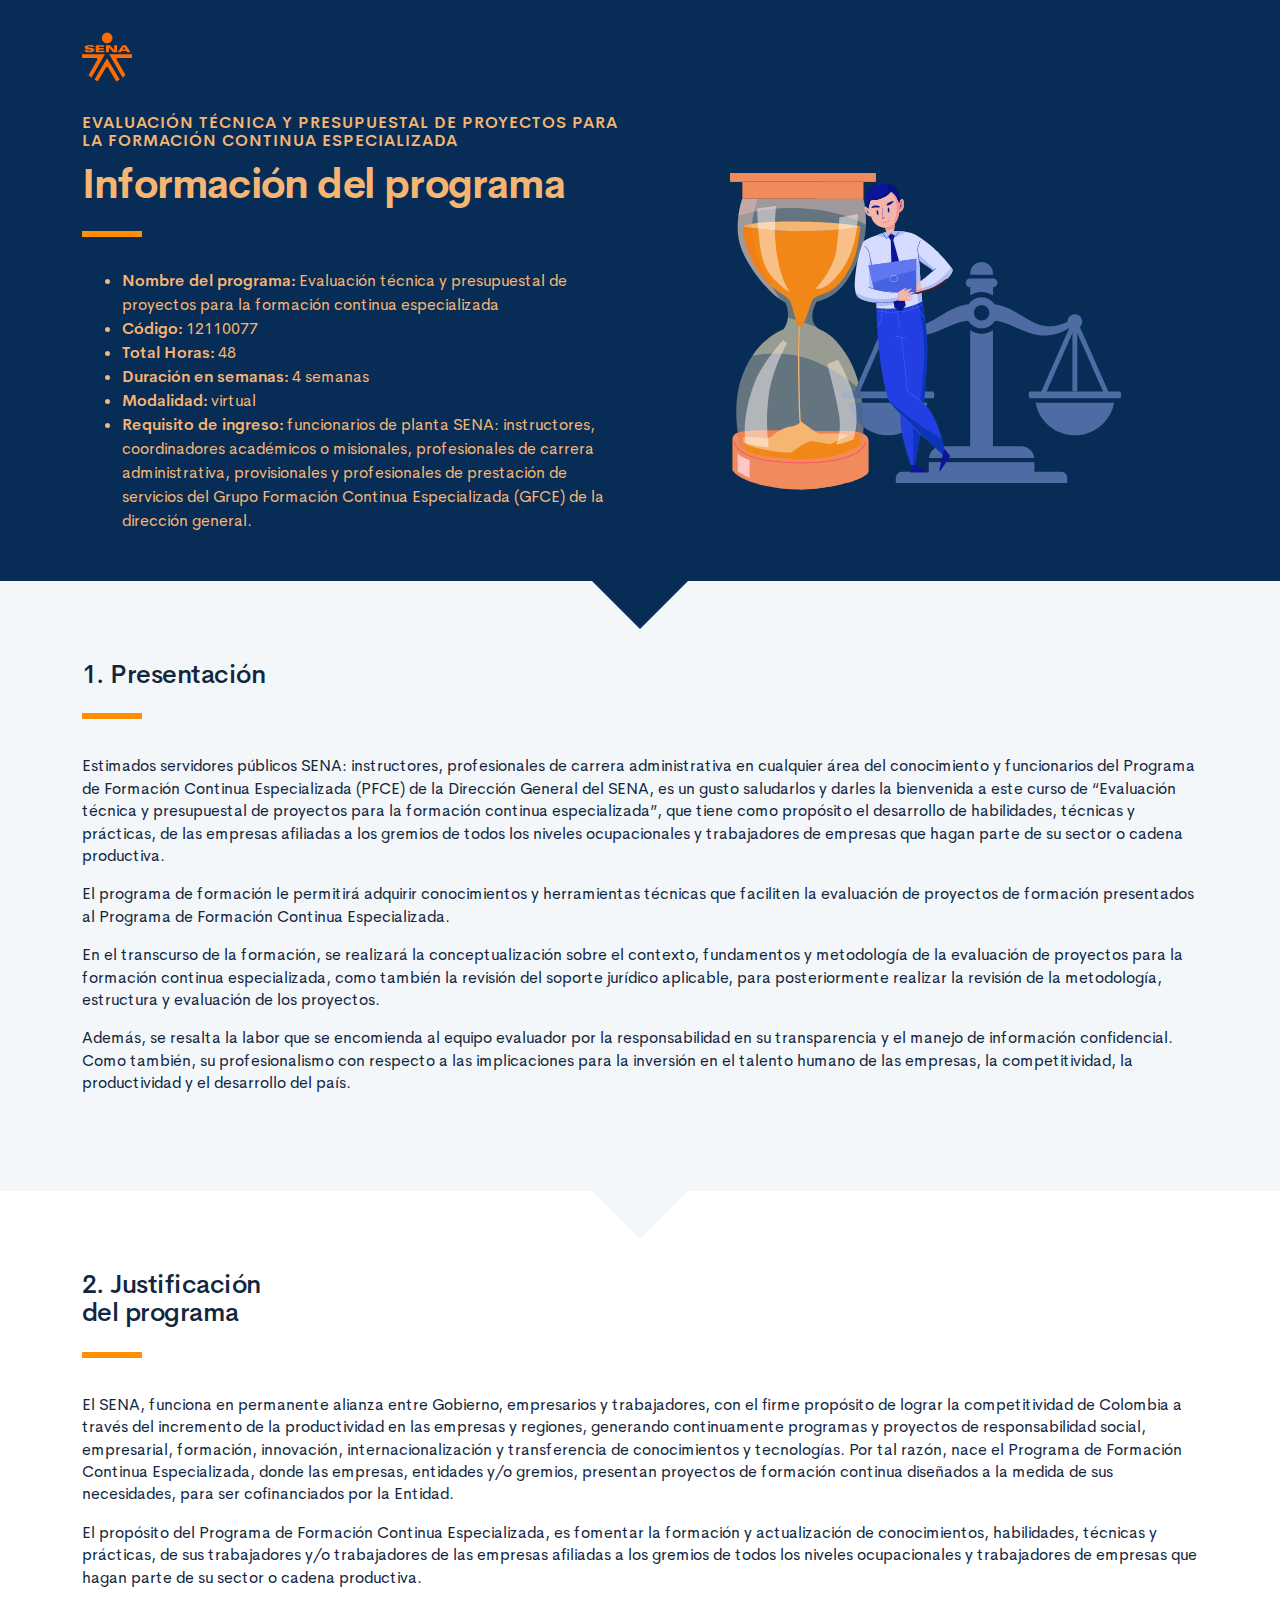
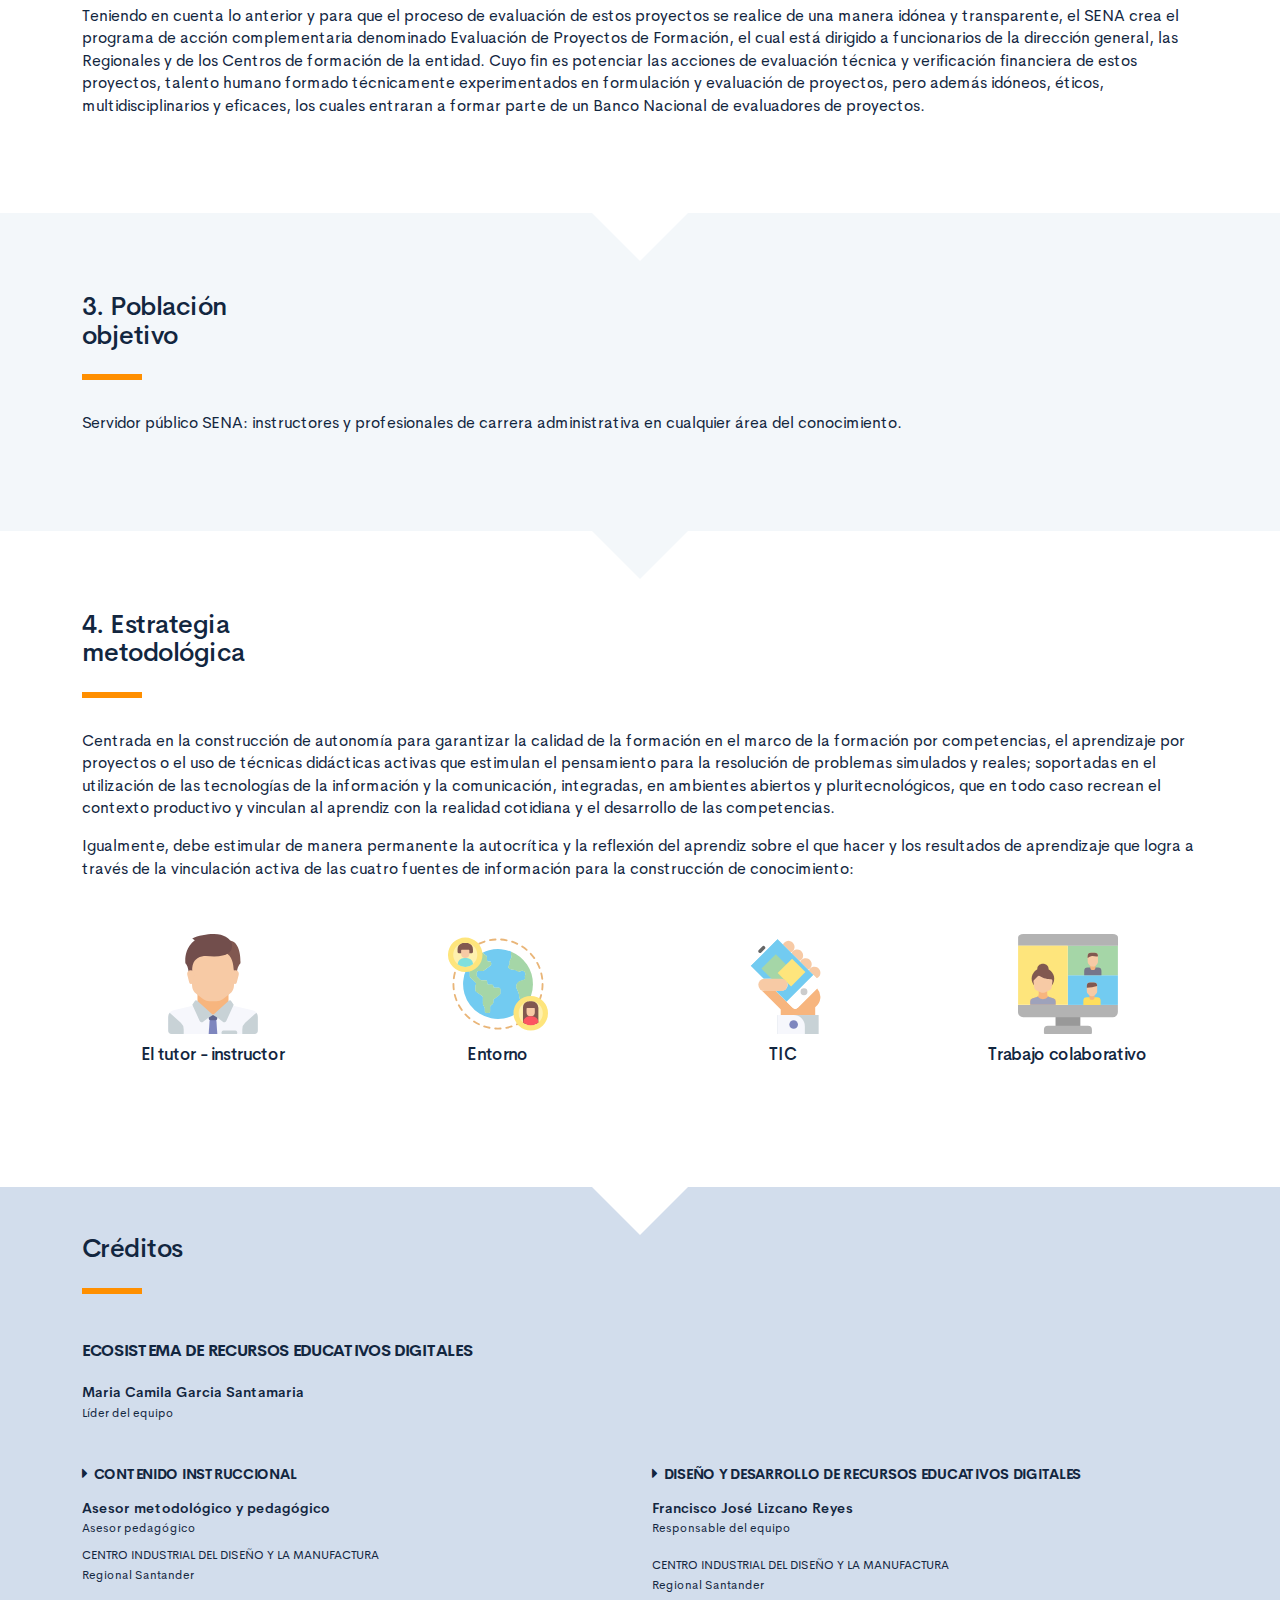
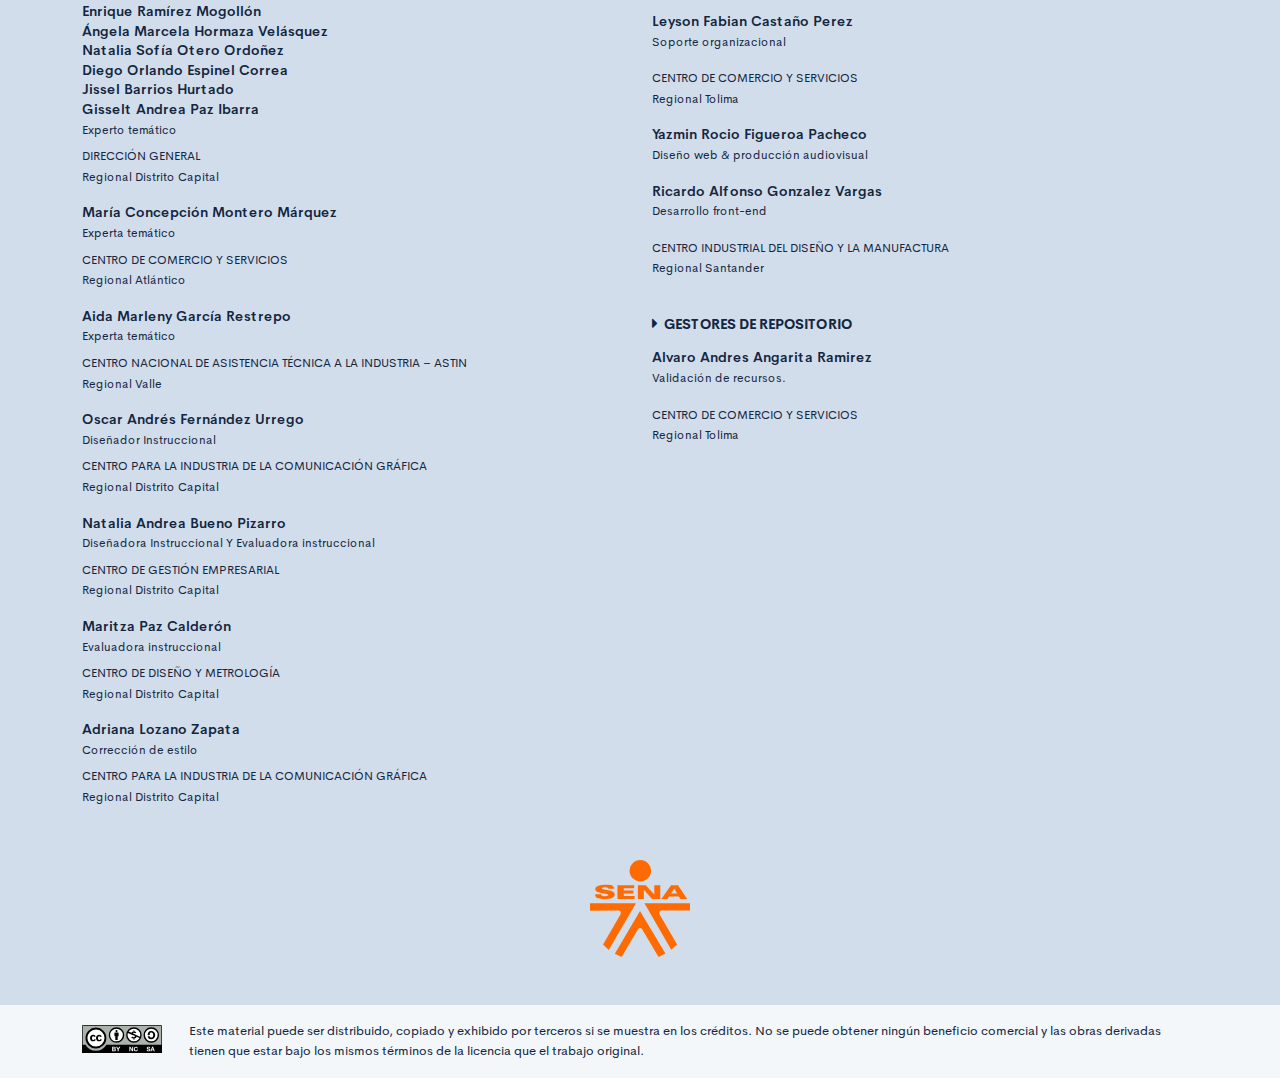
<file: public/info.html>
<!DOCTYPE html>
<html lang="es">
    <head>
        <meta charset="UTF-8">
        <meta name="viewport" content="width=device-width, user-scalable=no, initial-scale=1.0, maximum-scale=1.0, minimum-scale=1.0">
        <title>Información del programa: Evaluación técnica y presupuestal de proyectos para la formación continua especializada</title>
        <meta meta name="description" content="Ruta de aprendizaje programa Evaluación técnica y presupuestal de proyectos para la formación continua especializada.">
        <link rel="icon" type="image/svg+xml" href="assets/images/logos/senaLogo.svg">
        <link rel="stylesheet" href="assets/fonts/feather/feather.css">
        <link rel="stylesheet" href="assets/fonts/fontawesome/css/font-awesome.css">
        <link href="assets/css/fancybox.css" rel="stylesheet">
        <link href="assets/css/animate.css" rel="stylesheet">
        <link rel="stylesheet" href="assets/css/main.css">
    </head>
    <body class="theme-dark page-header-textura" id="page-home">
        <header class="curso-presentacion page-header" id="CursoPresentacion">
            <div class="page-textura">
                <div class="container">
                    <div class="curso-topbar justify-content-center justify-content-md-start"><a class="curso-topbar__logo"><svg xmlns="http://www.w3.org/2000/svg" width="168.273" height="164.177" viewBox="0 0 168.273 164.177">
                                <path id="SENA_LOGO" data-name="SENA LOGO" d="M85.349,1a18.09,18.09,0,1,0,18.09,18.09h0A18.1,18.1,0,0,0,85.349,1ZM25.617,42.983a33.722,33.722,0,0,0-9.386,1.024,11.156,11.156,0,0,0-5.12,2.56A5.346,5.346,0,0,0,10.086,52.2c.683,1.707,2.56,2.9,4.608,3.584,4.437,1.536,9.386,1.877,13.994,2.731a5.1,5.1,0,0,1,2.389,1.024,1.369,1.369,0,0,1-.683,2.048,9.146,9.146,0,0,1-5.291.683A8.354,8.354,0,0,1,20.5,61.244a1.962,1.962,0,0,1-.853-2.389H9.233A7.663,7.663,0,0,0,10.6,63.463a7.59,7.59,0,0,0,4.267,2.389A28.541,28.541,0,0,0,23.4,66.876,52.426,52.426,0,0,0,35,66.023a11.043,11.043,0,0,0,5.8-2.9,5.358,5.358,0,0,0-1.365-8.533,21.267,21.267,0,0,0-5.8-2.048c-3.072-.683-5.973-1.024-9.045-1.536a9.114,9.114,0,0,1-3.072-.853,1.226,1.226,0,0,1,0-2.219,9.369,9.369,0,0,1,4.437-.683,10.554,10.554,0,0,1,4.608.853A1.877,1.877,0,0,1,31.59,49.81h9.9a5.669,5.669,0,0,0-1.195-3.584A8.875,8.875,0,0,0,35.515,43.5c-3.584-.341-6.827-.512-9.9-.512Zm21.333.683V67.217H75.792V62.1H57.531V57.489H73.744V52.54H57.531V48.786H75.109v-5.12Zm47.615,0H81.253V67.217H91.322V51.346l13.824,15.872h13.824V43.666H108.9v15.7Zm42.495,0L120.676,67.217h10.581l2.56-4.267H150.2l2.389,4.267h11.776l-15.53-23.551ZM142.35,49.3l5.12,8.533h-10.41ZM.7,74.044l.171,12.8L49,86.673c2.389.512,3.925,2.048,3.413,5.8l-29.7,51.711,9.557,9.045L78.01,74.044Zm91.646,0L137.4,152.89l9.9-8.874L117.433,92.3c-.512-3.584.853-5.291,3.413-5.8l48.127.171V74.044ZM84.837,87.185,42.512,159.546l11.264,5.461,28.159-47.615a4.283,4.283,0,0,1,2.9-1.195,4.681,4.681,0,0,1,3.072,1.195l28.159,47.786,11.605-5.973Z" transform="translate(-0.7 -1)" fill="#FF6B00" />
                            </svg>
                        </a></div>
                    <div class="curso-portada">
                        <div class="row align-items-center">
                            <div class="col-12 col-lg-6">
                                <h3 class="curso-subtitulo">Evaluación técnica y presupuestal de proyectos para la formación continua especializada</h3>
                                <h1 class="curso-titulo">Información del programa</h1>
                                <div class="brand-line-primary"></div>
                                <p class="curso-descripcion">
                                <ul class="curso-descripcion">
                                    <li> <span><strong>Nombre del programa:</strong> Evaluación técnica y presupuestal de proyectos para la formación continua especializada</span></li>
                                    <li> <span><strong>Código:</strong> 12110077</span></li>
                                    <li> <span><strong>Total Horas:</strong> 48</span></li>
                                    <li> <span><strong>Duración en semanas:</strong> 4 semanas</span></li>
                                    <li> <span><strong>Modalidad:</strong> virtual</span></li>
                                    <li> <span><strong>Requisito de ingreso:</strong> funcionarios de planta SENA: instructores, coordinadores académicos o misionales, profesionales de carrera administrativa, provisionales y profesionales de prestación de servicios del Grupo Formación Continua Especializada (GFCE) de la dirección general.</span></li>
                                </ul>
                                </p>
                            </div>
                            <div class="col-12 col-lg-6 text-center">
                                <div class="d-none d-lg-block"><img class="curso-imagen" src="assets/images/header/header_media.png"></div>
                            </div>
                        </div>
                    </div>
                </div>
            </div>
        </header>
        <section class="section section-dark" id="Presentacion">
            <div class="container">
                <h1> 1. Presentación</h1>
                <div class="brand-line-primary"></div>
                <p class="mt-5">Estimados servidores públicos SENA: instructores, profesionales de carrera administrativa en cualquier área del conocimiento y funcionarios del Programa de Formación Continua Especializada (PFCE) de la Dirección General del SENA, es un gusto saludarlos y darles la bienvenida a este curso de “Evaluación técnica y presupuestal de proyectos para la formación continua especializada”, que tiene como propósito el desarrollo de habilidades, técnicas y prácticas, de las empresas afiliadas a los gremios de todos los niveles ocupacionales y trabajadores de empresas que hagan parte de su sector o cadena productiva.</p>
                <p>El programa de formación le permitirá adquirir conocimientos y herramientas técnicas que faciliten la evaluación de proyectos de formación presentados al Programa de Formación Continua Especializada.</p>
                <p>En el transcurso de la formación, se realizará la conceptualización sobre el contexto, fundamentos y metodología de la evaluación de proyectos para la formación continua especializada, como también la revisión del soporte jurídico aplicable, para posteriormente realizar la revisión de la metodología, estructura y evaluación de los proyectos.</p>
                <p>Además, se resalta la labor que se encomienda al equipo evaluador por la responsabilidad en su transparencia y el manejo de información confidencial. Como también, su profesionalismo con respecto a las implicaciones para la inversión en el talento humano de las empresas, la competitividad, la productividad y el desarrollo del país. </p>
            </div>
        </section>
        <section class="section section-light" id="Justificacion">
            <div class="container">
                <h1> 2. Justificación<br> del programa</h1>
                <div class="brand-line-primary"></div>
                <p class="mt-5">El SENA, funciona en permanente alianza entre Gobierno, empresarios y trabajadores, con el firme propósito de lograr la competitividad de Colombia a través del incremento de la productividad en las empresas y regiones, generando continuamente programas y proyectos de responsabilidad social, empresarial, formación, innovación, internacionalización y transferencia de conocimientos y tecnologías. Por tal razón, nace el Programa de Formación Continua Especializada, donde las empresas, entidades y/o gremios, presentan proyectos de formación continua diseñados a la medida de sus necesidades, para ser cofinanciados por la Entidad.</p>
                <p>El propósito del Programa de Formación Continua Especializada, es fomentar la formación y actualización de conocimientos, habilidades, técnicas y prácticas, de sus trabajadores y/o trabajadores de las empresas afiliadas a los gremios de todos los niveles ocupacionales y trabajadores de empresas que hagan parte de su sector o cadena productiva.</p>
                <p>Teniendo en cuenta lo anterior y para que el proceso de evaluación de estos proyectos se realice de una manera idónea y transparente, el SENA crea el programa de acción complementaria denominado Evaluación de Proyectos de Formación, el cual está dirigido a funcionarios de la dirección general, las Regionales y de los Centros de formación de la entidad. Cuyo fin es potenciar las acciones de evaluación técnica y verificación financiera de estos proyectos, talento humano formado técnicamente experimentados en formulación y evaluación de proyectos, pero además idóneos, éticos, multidisciplinarios y eficaces, los cuales entraran a formar parte de un Banco Nacional de evaluadores de proyectos.</p>
            </div>
        </section>
        <section class="section section-dark" id="Poblacion">
            <div class="container">
                <h1> 3. Población <br>objetivo</h1>
                <div class="brand-line-primary"></div>
                <p>Servidor público SENA: instructores y profesionales de carrera administrativa en cualquier área del conocimiento.</p>
            </div>
        </section>
        <section class="section section-light" id="Estrategia">
            <div class="container">
                <h1>4. Estrategia <br>metodológica</h1>
                <div class="brand-line-primary"></div>
                <p>Centrada en la construcción de autonomía para garantizar la calidad de la formación en el marco de la formación por competencias, el aprendizaje por proyectos o el uso de técnicas didácticas activas que estimulan el pensamiento para la resolución de problemas simulados y reales; soportadas en el utilización de las tecnologías de la información y la comunicación, integradas, en ambientes abiertos y pluritecnológicos, que en todo caso recrean el contexto productivo y vinculan al aprendiz con la realidad cotidiana y el desarrollo de las competencias. </p>
                <p>Igualmente, debe estimular de manera permanente la autocrítica y la reflexión del aprendiz sobre el que hacer y los resultados de aprendizaje que logra a través de la vinculación activa de las cuatro fuentes de información para la construcción de conocimiento:</p>
                <div class="row mt-4">
                    <article class="col-md-6 col-lg-3 my-2">
                        <div class="box bg-gray-200 d-flex flex-column justify-content-center align-items-center p-4 rounded-lg"><img class="img-fluid" src="assets/images/info/tutor.svg" style="width: 100px; height: 100px;">
                            <h3 class="my-3">El tutor - instructor</h3>
                        </div>
                    </article>
                    <article class="col-md-6 col-lg-3 my-2">
                        <div class="box bg-gray-200 d-flex flex-column justify-content-center align-items-center p-4 rounded-lg"><img class="img-fluid" src="assets/images/info/entorno.svg" style="width: 100px; height: 100px;">
                            <h3 class="my-3">Entorno</h3>
                        </div>
                    </article>
                    <article class="col-md-6 col-lg-3 my-2">
                        <div class="box bg-gray-200 d-flex flex-column justify-content-center align-items-center p-4 rounded-lg"><img class="img-fluid" src="assets/images/info/tic.svg" style="width: 100px; height: 100px;">
                            <h3 class="my-3">TIC</h3>
                        </div>
                    </article>
                    <article class="col-md-6 col-lg-3 my-2">
                        <div class="box bg-gray-200 d-flex flex-column justify-content-center align-items-center p-4 rounded-lg" style="height: 100%;"><img class="img-fluid" src="assets/images/info/colaborativo.svg" style="width: 100px; height: 100px;">
                            <h3 class="my-3">Trabajo colaborativo</h3>
                        </div>
                    </article>
                </div>
            </div>
        </section>
        <footer class="footer" id="Creditos">
            <div class="container">
                <h1>Créditos </h1>
                <div class="brand-line-primary"></div>
                <div class="row">
                    <div class="col-12 col-md-5">
                        <h3 class="footer-subtitulo mb-4">ECOSISTEMA DE RECURSOS EDUCATIVOS DIGITALES </h3>
                        <p class="footer-texto mb-2"><strong>Maria Camila Garcia Santamaria</strong><br /> <span class="text-small">Líder del equipo</span></p>
                    </div>
                </div>
                <div class="row mt-5">
                    <div class="col-12 col-md-6">
                        <h4 class="footer-subtitulo-2 mt-0">
                            <div class="fa fa-caret-right mr-2"></div>Contenido Instruccional
                        </h4>
                        <p class="footer-texto mb-2"><strong>Asesor metodológico y pedagógico</strong><br /> <span class="text-small">Asesor pedagógico<br /></span></p>
                        <p class="footer-texto"><span class="text-small text-uppercase">CENTRO INDUSTRIAL DEL DISEÑO Y LA MANUFACTURA </span><br /><span class="text-small">Regional Santander </span></p>
                        <p class="footer-texto mb-2"><strong>Enrique Ramírez Mogollón</strong><br />
                            <strong>Ángela Marcela Hormaza Velásquez</strong><br />
                            <strong>Natalia Sofía Otero Ordoñez</strong><br />
                            <strong>Diego Orlando Espinel Correa</strong><br />
                            <strong>Jissel Barrios Hurtado</strong><br />
                            <strong>Gisselt Andrea Paz Ibarra</strong><br /><span class="text-small">Experto temático<br /></span></p>
                        <p class="footer-texto"><span class="text-small text-uppercase">Dirección General </span><br /><span class="text-small">Regional Distrito Capital </span></p>
                        <p class="footer-texto mb-2"><strong>María Concepción Montero Márquez</strong><br /><span class="text-small">Experta temático<br /></span></p>
                        <p class="footer-texto"><span class="text-small text-uppercase">Centro de Comercio y Servicios </span><br /><span class="text-small">Regional Atlántico</span></p>
                        <p class="footer-texto mb-2"><strong>Aida Marleny García Restrepo</strong><br /><span class="text-small">Experta temático<br /></span></p>
                        <p class="footer-texto"><span class="text-small text-uppercase">Centro Nacional de Asistencia Técnica a la Industria – ASTIN </span><br /><span class="text-small">Regional Valle</span></p>
                        <p class="footer-texto mb-2"><strong>Oscar Andrés Fernández Urrego</strong><br /><span class="text-small">Diseñador Instruccional <br /></span></p>
                        <p class="footer-texto"><span class="text-small text-uppercase">Centro para la Industria de la Comunicación Gráfica</span><br /><span class="text-small">Regional Distrito Capital</span></p>
                        <p class="footer-texto mb-2"><strong>Natalia Andrea Bueno Pizarro</strong><br /> <span class="text-small">Diseñadora Instruccional Y Evaluadora instruccional<br /></span></p>
                        <p class="footer-texto"><span class="text-small text-uppercase">Centro de Gestión Empresarial</span><br /><span class="text-small">Regional Distrito Capital</span></p>
                        <p class="footer-texto mb-2"><strong>Maritza Paz Calderón</strong><br /> <span class="text-small">Evaluadora instruccional<br /></span></p>
                        <p class="footer-texto"><span class="text-small text-uppercase">Centro de Diseño y Metrología</span><br /><span class="text-small">Regional Distrito Capital</span></p>
                        <p class="footer-texto mb-2"><strong>Adriana Lozano Zapata</strong><br /> <span class="text-small">Corrección de estilo<br /></span></p>
                        <p class="footer-texto"><span class="text-small text-uppercase">Centro para la Industria de la Comunicación Gráfica</span><br /><span class="text-small">Regional Distrito Capital </span></p>
                    </div>
                    <div class="col-12 col-md-6">
                        <h4 class="footer-subtitulo-2 mt-0">
                            <div class="fa fa-caret-right mr-2"></div>Diseño y desarrollo de recursos educativos digitales
                        </h4>
                        <p class="footer-texto"><strong>Francisco José Lizcano Reyes </strong><br /> <span class="text-small">Responsable del equipo<br /></span></p>
                        <p class="footer-texto"><span class="text-small text-uppercase">CENTRO INDUSTRIAL DEL DISEÑO Y LA MANUFACTURA </span><br /><span class="text-small">Regional Santander</span></p>
                        <p class="footer-texto"><strong>Leyson Fabian Castaño Perez</strong><br /> <span class="text-small">Soporte organizacional<br /></span></p>
                        <p class="footer-texto"><span class="text-small text-uppercase">Centro de comercio y servicios </span><br /><span class="text-small">Regional Tolima</span></p>
                        <p class="footer-texto"><strong>Yazmin Rocio Figueroa Pacheco</strong><br /><span class="text-small">Diseño web & producción audiovisual<br /></span></p>
                        <p class="footer-texto"><strong>Ricardo Alfonso Gonzalez Vargas</strong><br /><span class="text-small">Desarrollo front-end<br /></span></p>
                        <p class="footer-texto"><span class="text-small text-uppercase">CENTRO INDUSTRIAL DEL DISEÑO Y LA MANUFACTURA </span><br /><span class="text-small">Regional Santander</span></p>
                        <h4 class="footer-subtitulo-2 mt-5">
                            <div class="fa fa-caret-right mr-2"></div>Gestores de repositorio
                        </h4>
                        <p class="footer-texto"><strong>Alvaro Andres Angarita Ramirez</strong><br /><span class="text-small">Validación de recursos.<br /></span></p>
                        <p class="footer-texto"><span class="text-small text-uppercase">Centro de comercio y servicios </span><br /><span class="text-small">Regional Tolima</span></p>
                    </div>
                </div>
                <div class="row justify-content-center align-items-center mt-5"><img src="assets/images/logos/senaLogo.svg" style="max-width:100px" /></div>
            </div>
        </footer>
        <section id="cc">
            <div class="container">
                <div class="d-flex flex-column flex-sm-row"><span class="pr-3"><i class="icon cc"></i></span><span>Este material puede ser distribuido, copiado y exhibido por terceros si se muestra en los créditos. No se puede obtener ningún beneficio comercial y las obras derivadas tienen que estar bajo los mismos términos de la licencia que el trabajo original.</span></div>
            </div>
        </section>
    </body>
</html>
</file>
<file: public/assets/fonts/feather/feather.css>
@font-face {
  font-family: 'Feather';
  src:
    url('fonts/Feather.ttf?sdxovp') format('truetype'),
    url('fonts/Feather.woff?sdxovp') format('woff'),
    url('fonts/Feather.svg?sdxovp#Feather') format('svg');
  font-weight: normal;
  font-style: normal;
}

.fe {
  /* use !important to prevent issues with browser extensions that change fonts */
  font-family: 'Feather' !important;
  speak: none;
  font-style: normal;
  font-weight: normal;
  font-variant: normal;
  text-transform: none;
  line-height: 1;

  /* Better Font Rendering =========== */
  -webkit-font-smoothing: antialiased;
  -moz-osx-font-smoothing: grayscale;
}

.fe-activity:before {
  content: "\e900";
}
.fe-airplay:before {
  content: "\e901";
}
.fe-alert-circle:before {
  content: "\e902";
}
.fe-alert-octagon:before {
  content: "\e903";
}
.fe-alert-triangle:before {
  content: "\e904";
}
.fe-align-center:before {
  content: "\e905";
}
.fe-align-justify:before {
  content: "\e906";
}
.fe-align-left:before {
  content: "\e907";
}
.fe-align-right:before {
  content: "\e908";
}
.fe-anchor:before {
  content: "\e909";
}
.fe-aperture:before {
  content: "\e90a";
}
.fe-archive:before {
  content: "\e90b";
}
.fe-arrow-down:before {
  content: "\e90c";
}
.fe-arrow-down-circle:before {
  content: "\e90d";
}
.fe-arrow-down-left:before {
  content: "\e90e";
}
.fe-arrow-down-right:before {
  content: "\e90f";
}
.fe-arrow-left:before {
  content: "\e910";
}
.fe-arrow-left-circle:before {
  content: "\e911";
}
.fe-arrow-right:before {
  content: "\e912";
}
.fe-arrow-right-circle:before {
  content: "\e913";
}
.fe-arrow-up:before {
  content: "\e914";
}
.fe-arrow-up-circle:before {
  content: "\e915";
}
.fe-arrow-up-left:before {
  content: "\e916";
}
.fe-arrow-up-right:before {
  content: "\e917";
}
.fe-at-sign:before {
  content: "\e918";
}
.fe-award:before {
  content: "\e919";
}
.fe-bar-chart:before {
  content: "\e91a";
}
.fe-bar-chart-2:before {
  content: "\e91b";
}
.fe-battery:before {
  content: "\e91c";
}
.fe-battery-charging:before {
  content: "\e91d";
}
.fe-bell:before {
  content: "\e91e";
}
.fe-bell-off:before {
  content: "\e91f";
}
.fe-bluetooth:before {
  content: "\e920";
}
.fe-bold:before {
  content: "\e921";
}
.fe-book:before {
  content: "\e922";
}
.fe-book-open:before {
  content: "\e923";
}
.fe-bookmark:before {
  content: "\e924";
}
.fe-box:before {
  content: "\e925";
}
.fe-briefcase:before {
  content: "\e926";
}
.fe-calendar:before {
  content: "\e927";
}
.fe-camera:before {
  content: "\e928";
}
.fe-camera-off:before {
  content: "\e929";
}
.fe-cast:before {
  content: "\e92a";
}
.fe-check:before {
  content: "\e92b";
}
.fe-check-circle:before {
  content: "\e92c";
}
.fe-check-square:before {
  content: "\e92d";
}
.fe-chevron-down:before {
  content: "\e92e";
}
.fe-chevron-left:before {
  content: "\e92f";
}
.fe-chevron-right:before {
  content: "\e930";
}
.fe-chevron-up:before {
  content: "\e931";
}
.fe-chevrons-down:before {
  content: "\e932";
}
.fe-chevrons-left:before {
  content: "\e933";
}
.fe-chevrons-right:before {
  content: "\e934";
}
.fe-chevrons-up:before {
  content: "\e935";
}
.fe-chrome:before {
  content: "\e936";
}
.fe-circle:before {
  content: "\e937";
}
.fe-clipboard:before {
  content: "\e938";
}
.fe-clock:before {
  content: "\e939";
}
.fe-cloud:before {
  content: "\e93a";
}
.fe-cloud-drizzle:before {
  content: "\e93b";
}
.fe-cloud-lightning:before {
  content: "\e93c";
}
.fe-cloud-off:before {
  content: "\e93d";
}
.fe-cloud-rain:before {
  content: "\e93e";
}
.fe-cloud-snow:before {
  content: "\e93f";
}
.fe-code:before {
  content: "\e940";
}
.fe-codepen:before {
  content: "\e941";
}
.fe-command:before {
  content: "\e942";
}
.fe-compass:before {
  content: "\e943";
}
.fe-copy:before {
  content: "\e944";
}
.fe-corner-down-left:before {
  content: "\e945";
}
.fe-corner-down-right:before {
  content: "\e946";
}
.fe-corner-left-down:before {
  content: "\e947";
}
.fe-corner-left-up:before {
  content: "\e948";
}
.fe-corner-right-down:before {
  content: "\e949";
}
.fe-corner-right-up:before {
  content: "\e94a";
}
.fe-corner-up-left:before {
  content: "\e94b";
}
.fe-corner-up-right:before {
  content: "\e94c";
}
.fe-cpu:before {
  content: "\e94d";
}
.fe-credit-card:before {
  content: "\e94e";
}
.fe-crop:before {
  content: "\e94f";
}
.fe-crosshair:before {
  content: "\e950";
}
.fe-database:before {
  content: "\e951";
}
.fe-delete:before {
  content: "\e952";
}
.fe-disc:before {
  content: "\e953";
}
.fe-dollar-sign:before {
  content: "\e954";
}
.fe-download:before {
  content: "\e955";
}
.fe-download-cloud:before {
  content: "\e956";
}
.fe-droplet:before {
  content: "\e957";
}
.fe-edit:before {
  content: "\e958";
}
.fe-edit-2:before {
  content: "\e959";
}
.fe-edit-3:before {
  content: "\e95a";
}
.fe-external-link:before {
  content: "\e95b";
}
.fe-eye:before {
  content: "\e95c";
}
.fe-eye-off:before {
  content: "\e95d";
}
.fe-facebook:before {
  content: "\e95e";
}
.fe-fast-forward:before {
  content: "\e95f";
}
.fe-feather:before {
  content: "\e960";
}
.fe-file:before {
  content: "\e961";
}
.fe-file-minus:before {
  content: "\e962";
}
.fe-file-plus:before {
  content: "\e963";
}
.fe-file-text:before {
  content: "\e964";
}
.fe-film:before {
  content: "\e965";
}
.fe-filter:before {
  content: "\e966";
}
.fe-flag:before {
  content: "\e967";
}
.fe-folder:before {
  content: "\e968";
}
.fe-folder-minus:before {
  content: "\e969";
}
.fe-folder-plus:before {
  content: "\e96a";
}
.fe-gift:before {
  content: "\e96b";
}
.fe-git-branch:before {
  content: "\e96c";
}
.fe-git-commit:before {
  content: "\e96d";
}
.fe-git-merge:before {
  content: "\e96e";
}
.fe-git-pull-request:before {
  content: "\e96f";
}
.fe-github:before {
  content: "\e970";
}
.fe-gitlab:before {
  content: "\e971";
}
.fe-globe:before {
  content: "\e972";
}
.fe-grid:before {
  content: "\e973";
}
.fe-hard-drive:before {
  content: "\e974";
}
.fe-hash:before {
  content: "\e975";
}
.fe-headphones:before {
  content: "\e976";
}
.fe-heart:before {
  content: "\e977";
}
.fe-help-circle:before {
  content: "\e978";
}
.fe-home:before {
  content: "\e979";
}
.fe-image:before {
  content: "\e97a";
}
.fe-inbox:before {
  content: "\e97b";
}
.fe-info:before {
  content: "\e97c";
}
.fe-instagram:before {
  content: "\e97d";
}
.fe-italic:before {
  content: "\e97e";
}
.fe-layers:before {
  content: "\e97f";
}
.fe-layout:before {
  content: "\e980";
}
.fe-life-buoy:before {
  content: "\e981";
}
.fe-link:before {
  content: "\e982";
}
.fe-link-2:before {
  content: "\e983";
}
.fe-linkedin:before {
  content: "\e984";
}
.fe-list:before {
  content: "\e985";
}
.fe-loader:before {
  content: "\e986";
}
.fe-lock:before {
  content: "\e987";
}
.fe-log-in:before {
  content: "\e988";
}
.fe-log-out:before {
  content: "\e989";
}
.fe-mail:before {
  content: "\e98a";
}
.fe-map:before {
  content: "\e98b";
}
.fe-map-pin:before {
  content: "\e98c";
}
.fe-maximize:before {
  content: "\e98d";
}
.fe-maximize-2:before {
  content: "\e98e";
}
.fe-menu:before {
  content: "\e98f";
}
.fe-message-circle:before {
  content: "\e990";
}
.fe-message-square:before {
  content: "\e991";
}
.fe-mic:before {
  content: "\e992";
}
.fe-mic-off:before {
  content: "\e993";
}
.fe-minimize:before {
  content: "\e994";
}
.fe-minimize-2:before {
  content: "\e995";
}
.fe-minus:before {
  content: "\e996";
}
.fe-minus-circle:before {
  content: "\e997";
}
.fe-minus-square:before {
  content: "\e998";
}
.fe-monitor:before {
  content: "\e999";
}
.fe-moon:before {
  content: "\e99a";
}
.fe-more-horizontal:before {
  content: "\e99b";
}
.fe-more-vertical:before {
  content: "\e99c";
}
.fe-move:before {
  content: "\e99d";
}
.fe-music:before {
  content: "\e99e";
}
.fe-navigation:before {
  content: "\e99f";
}
.fe-navigation-2:before {
  content: "\e9a0";
}
.fe-octagon:before {
  content: "\e9a1";
}
.fe-package:before {
  content: "\e9a2";
}
.fe-paperclip:before {
  content: "\e9a3";
}
.fe-pause:before {
  content: "\e9a4";
}
.fe-pause-circle:before {
  content: "\e9a5";
}
.fe-percent:before {
  content: "\e9a6";
}
.fe-phone:before {
  content: "\e9a7";
}
.fe-phone-call:before {
  content: "\e9a8";
}
.fe-phone-forwarded:before {
  content: "\e9a9";
}
.fe-phone-incoming:before {
  content: "\e9aa";
}
.fe-phone-missed:before {
  content: "\e9ab";
}
.fe-phone-off:before {
  content: "\e9ac";
}
.fe-phone-outgoing:before {
  content: "\e9ad";
}
.fe-pie-chart:before {
  content: "\e9ae";
}
.fe-play:before {
  content: "\e9af";
}
.fe-play-circle:before {
  content: "\e9b0";
}
.fe-plus:before {
  content: "\e9b1";
}
.fe-plus-circle:before {
  content: "\e9b2";
}
.fe-plus-square:before {
  content: "\e9b3";
}
.fe-pocket:before {
  content: "\e9b4";
}
.fe-power:before {
  content: "\e9b5";
}
.fe-printer:before {
  content: "\e9b6";
}
.fe-radio:before {
  content: "\e9b7";
}
.fe-refresh-ccw:before {
  content: "\e9b8";
}
.fe-refresh-cw:before {
  content: "\e9b9";
}
.fe-repeat:before {
  content: "\e9ba";
}
.fe-rewind:before {
  content: "\e9bb";
}
.fe-rotate-ccw:before {
  content: "\e9bc";
}
.fe-rotate-cw:before {
  content: "\e9bd";
}
.fe-rss:before {
  content: "\e9be";
}
.fe-save:before {
  content: "\e9bf";
}
.fe-scissors:before {
  content: "\e9c0";
}
.fe-search:before {
  content: "\e9c1";
}
.fe-send:before {
  content: "\e9c2";
}
.fe-server:before {
  content: "\e9c3";
}
.fe-settings:before {
  content: "\e9c4";
}
.fe-share:before {
  content: "\e9c5";
}
.fe-share-2:before {
  content: "\e9c6";
}
.fe-shield:before {
  content: "\e9c7";
}
.fe-shield-off:before {
  content: "\e9c8";
}
.fe-shopping-bag:before {
  content: "\e9c9";
}
.fe-shopping-cart:before {
  content: "\e9ca";
}
.fe-shuffle:before {
  content: "\e9cb";
}
.fe-sidebar:before {
  content: "\e9cc";
}
.fe-skip-back:before {
  content: "\e9cd";
}
.fe-skip-forward:before {
  content: "\e9ce";
}
.fe-slack:before {
  content: "\e9cf";
}
.fe-slash:before {
  content: "\e9d0";
}
.fe-sliders:before {
  content: "\e9d1";
}
.fe-smartphone:before {
  content: "\e9d2";
}
.fe-speaker:before {
  content: "\e9d3";
}
.fe-square:before {
  content: "\e9d4";
}
.fe-star:before {
  content: "\e9d5";
}
.fe-stop-circle:before {
  content: "\e9d6";
}
.fe-sun:before {
  content: "\e9d7";
}
.fe-sunrise:before {
  content: "\e9d8";
}
.fe-sunset:before {
  content: "\e9d9";
}
.fe-tablet:before {
  content: "\e9da";
}
.fe-tag:before {
  content: "\e9db";
}
.fe-target:before {
  content: "\e9dc";
}
.fe-terminal:before {
  content: "\e9dd";
}
.fe-thermometer:before {
  content: "\e9de";
}
.fe-thumbs-down:before {
  content: "\e9df";
}
.fe-thumbs-up:before {
  content: "\e9e0";
}
.fe-toggle-left:before {
  content: "\e9e1";
}
.fe-toggle-right:before {
  content: "\e9e2";
}
.fe-trash:before {
  content: "\e9e3";
}
.fe-trash-2:before {
  content: "\e9e4";
}
.fe-trending-down:before {
  content: "\e9e5";
}
.fe-trending-up:before {
  content: "\e9e6";
}
.fe-triangle:before {
  content: "\e9e7";
}
.fe-truck:before {
  content: "\e9e8";
}
.fe-tv:before {
  content: "\e9e9";
}
.fe-twitter:before {
  content: "\e9ea";
}
.fe-type:before {
  content: "\e9eb";
}
.fe-umbrella:before {
  content: "\e9ec";
}
.fe-underline:before {
  content: "\e9ed";
}
.fe-unlock:before {
  content: "\e9ee";
}
.fe-upload:before {
  content: "\e9ef";
}
.fe-upload-cloud:before {
  content: "\e9f0";
}
.fe-user:before {
  content: "\e9f1";
}
.fe-user-check:before {
  content: "\e9f2";
}
.fe-user-minus:before {
  content: "\e9f3";
}
.fe-user-plus:before {
  content: "\e9f4";
}
.fe-user-x:before {
  content: "\e9f5";
}
.fe-users:before {
  content: "\e9f6";
}
.fe-video:before {
  content: "\e9f7";
}
.fe-video-off:before {
  content: "\e9f8";
}
.fe-voicemail:before {
  content: "\e9f9";
}
.fe-volume:before {
  content: "\e9fa";
}
.fe-volume-1:before {
  content: "\e9fb";
}
.fe-volume-2:before {
  content: "\e9fc";
}
.fe-volume-x:before {
  content: "\e9fd";
}
.fe-watch:before {
  content: "\e9fe";
}
.fe-wifi:before {
  content: "\e9ff";
}
.fe-wifi-off:before {
  content: "\ea00";
}
.fe-wind:before {
  content: "\ea01";
}
.fe-x:before {
  content: "\ea02";
}
.fe-x-circle:before {
  content: "\ea03";
}
.fe-x-square:before {
  content: "\ea04";
}
.fe-youtube:before {
  content: "\ea05";
}
.fe-zap:before {
  content: "\ea06";
}
.fe-zap-off:before {
  content: "\ea07";
}
.fe-zoom-in:before {
  content: "\ea08";
}
.fe-zoom-out:before {
  content: "\ea09";
}
</file>
